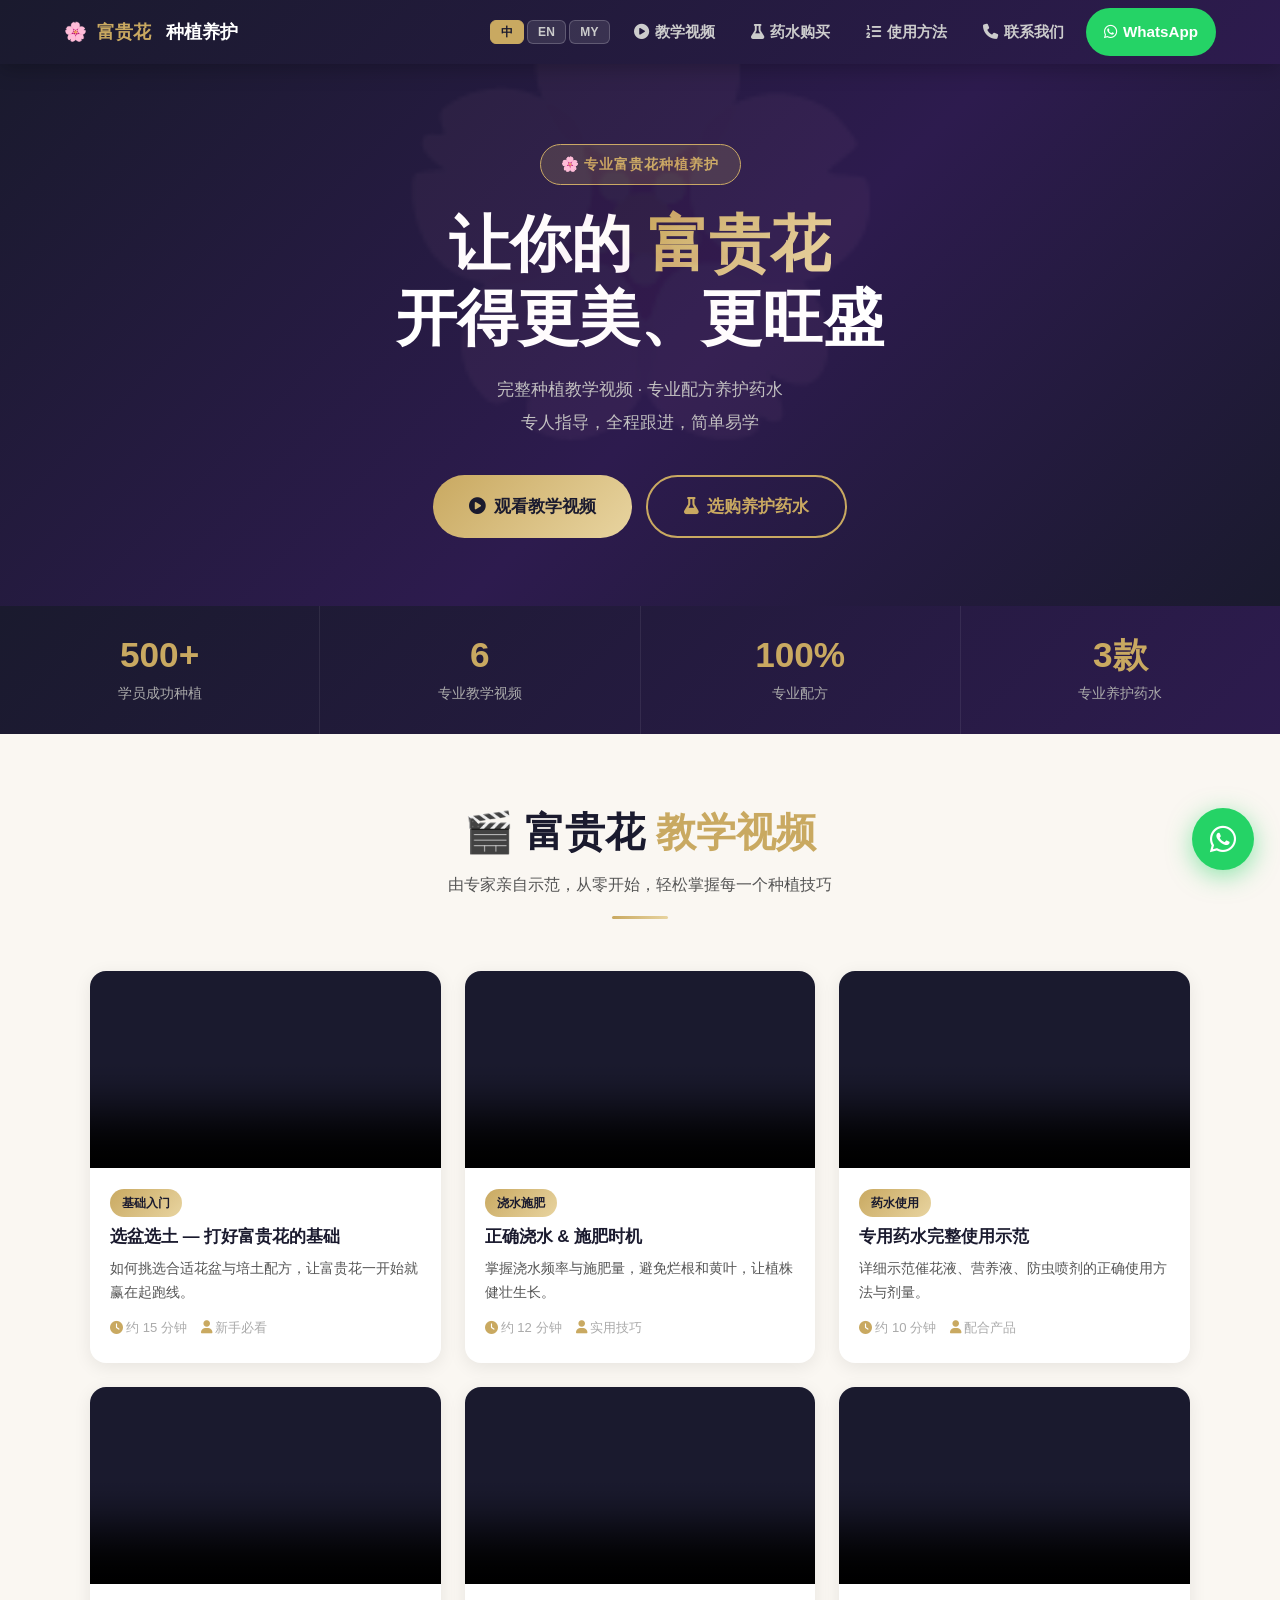
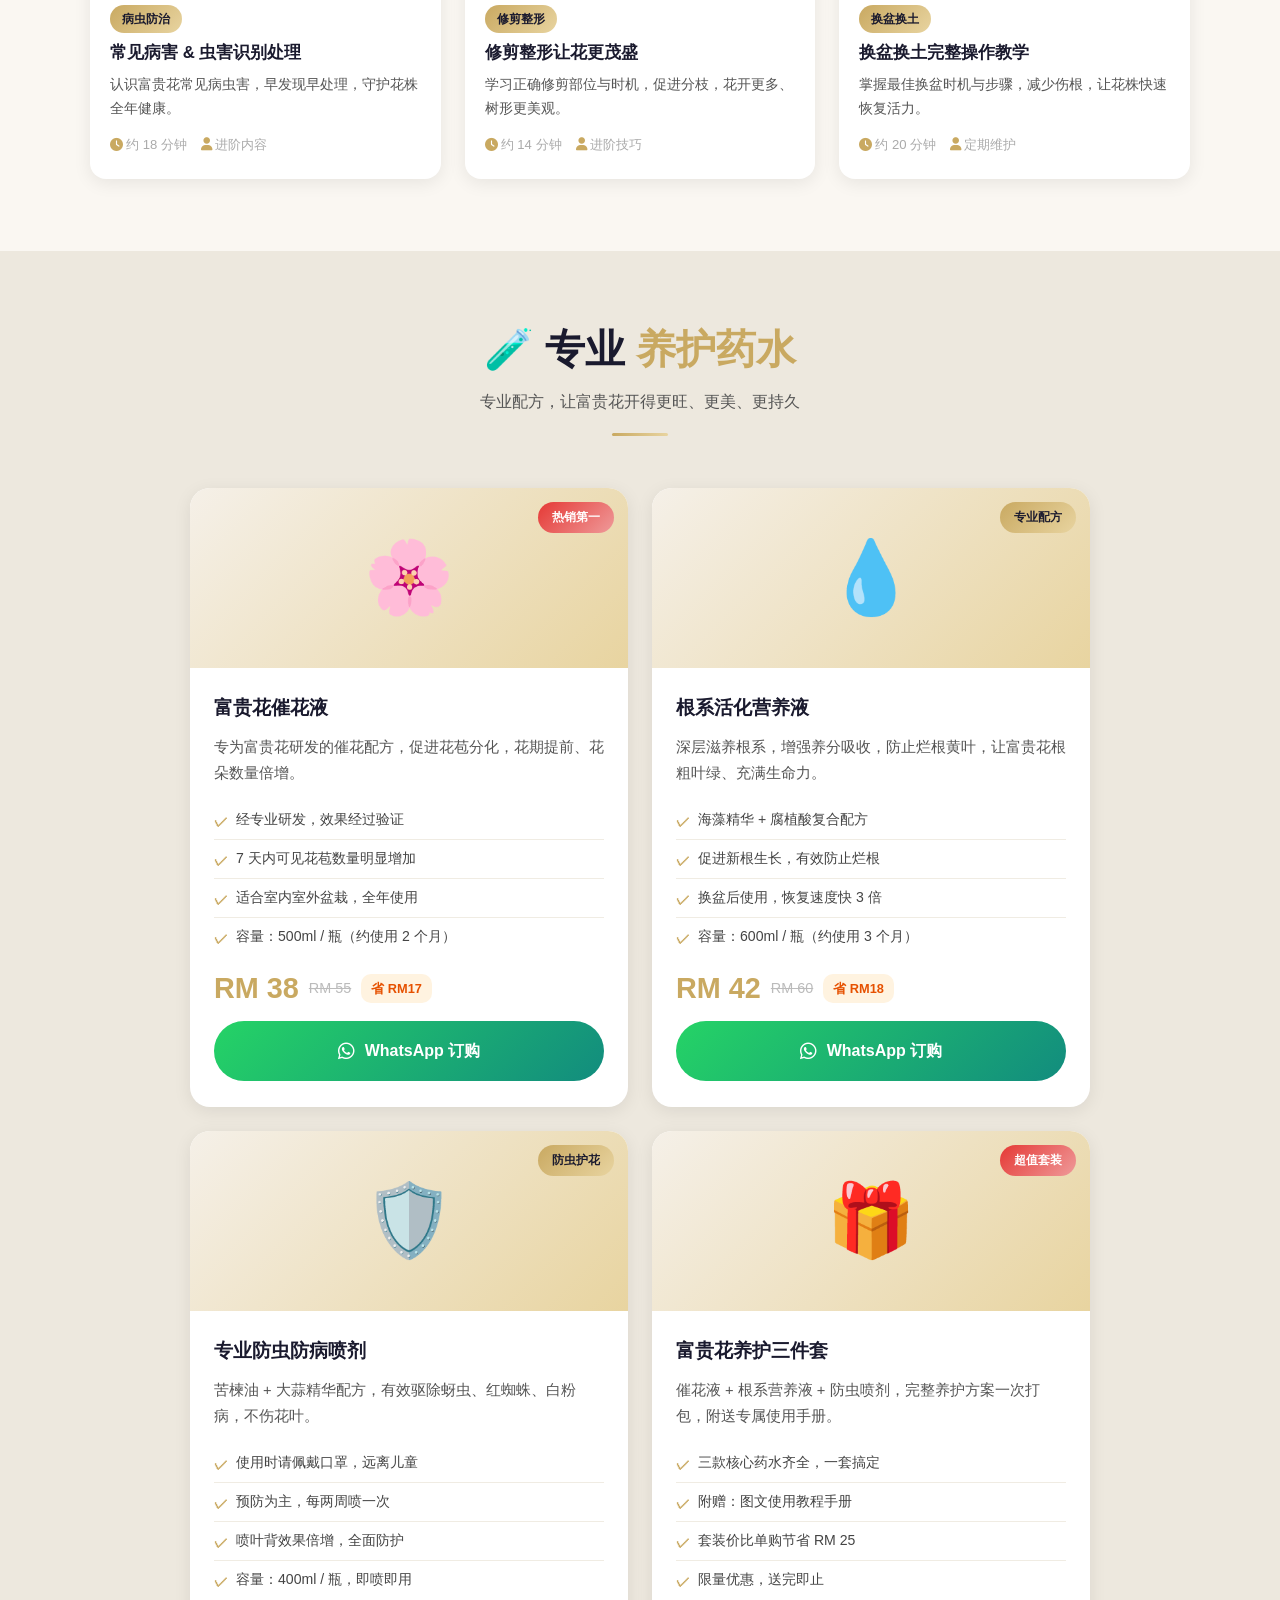
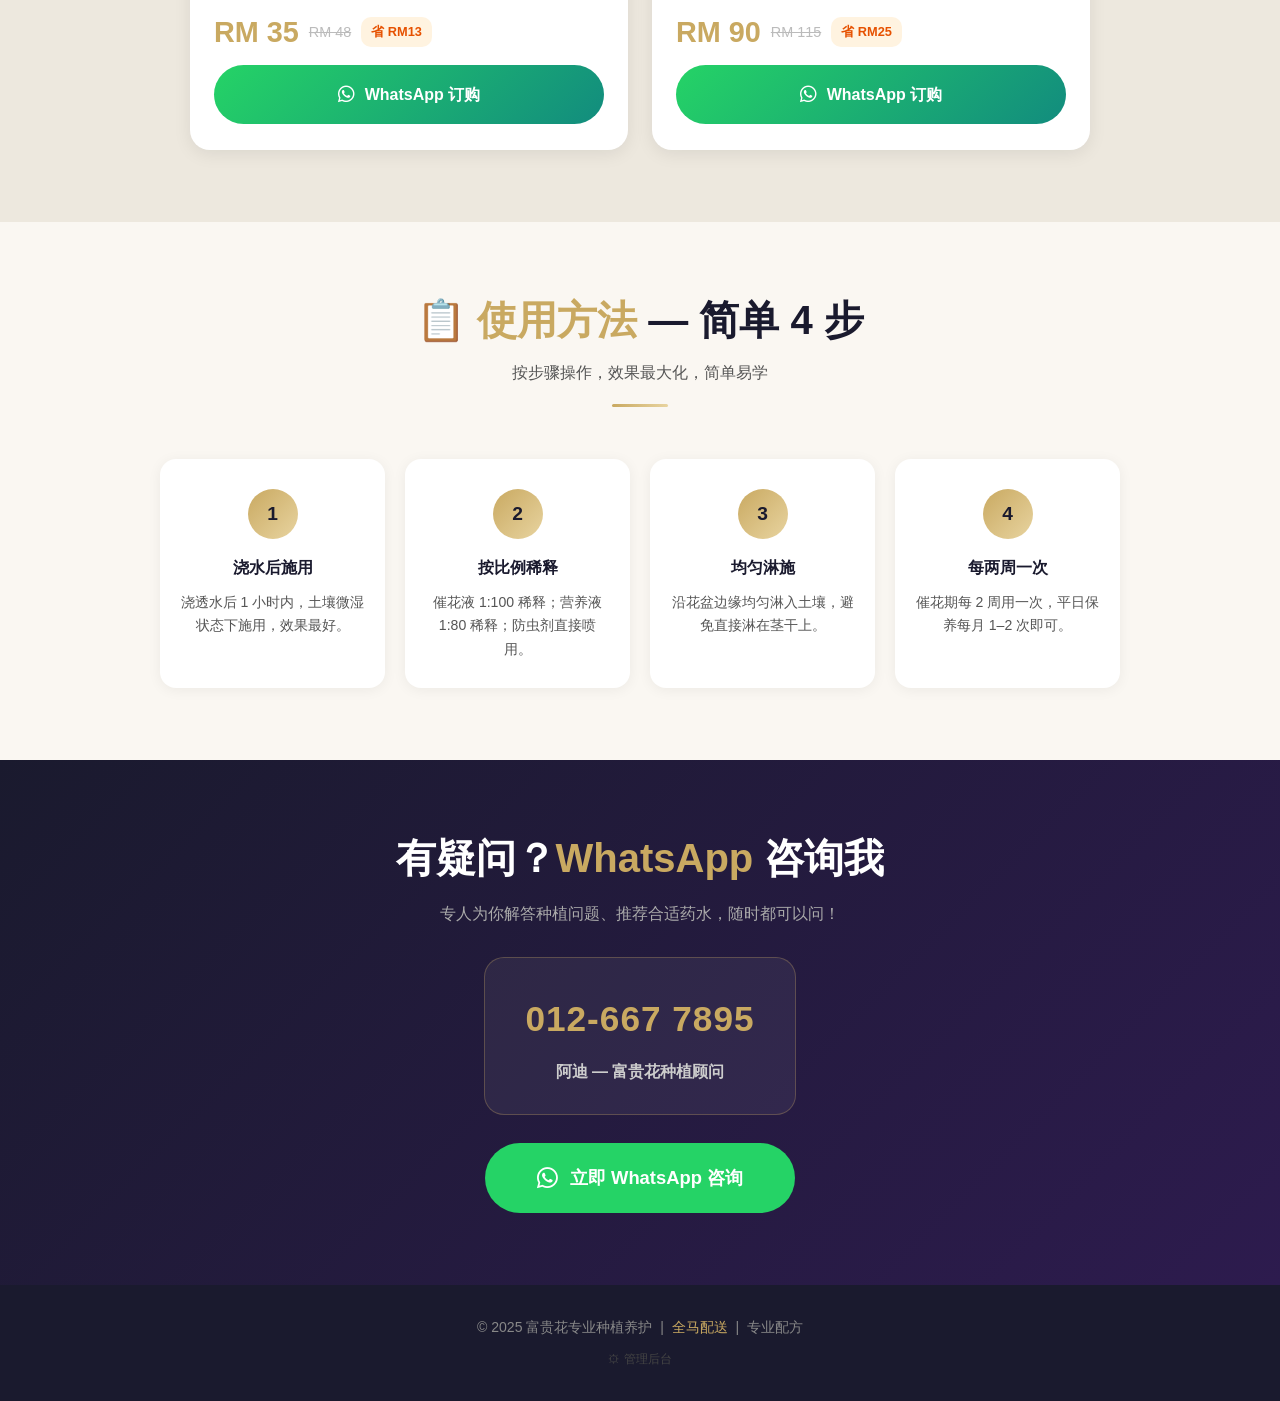
<file: index.html>
<!DOCTYPE html>
<html lang="zh-CN">
<head>
<meta charset="UTF-8">
<meta name="viewport" content="width=device-width, initial-scale=1.0">
<title>富贵花 — 种植教学 &amp; 专业养护药水</title>
<link rel="stylesheet" href="https://cdnjs.cloudflare.com/ajax/libs/font-awesome/6.4.0/css/all.min.css">
<link rel="stylesheet" href="css/main.css">
</head>
<body>

<!-- ══ 导航 ══════════════════════════════════ -->
<nav>
  <div class="nav-inner">
    <a class="nav-brand" href="#">🌸 <em>富贵花</em>&nbsp;种植养护</a>
    <!-- 语言切换（始终可见，不随汉堡菜单隐藏） -->
    <div class="lang-sw">
      <button id="lang-zh" class="lang-btn" onclick="switchLang('zh')">中</button>
      <button id="lang-en" class="lang-btn" onclick="switchLang('en')">EN</button>
      <button id="lang-my" class="lang-btn" onclick="switchLang('my')">MY</button>
    </div>
    <button class="nav-toggle" id="navToggle" aria-label="打开菜单">
      <i class="fas fa-bars" id="navIcon"></i>
    </button>
    <div class="nav-menu" id="navMenu">
      <a href="#videos"><i class="fas fa-play-circle"></i> <span data-i18n="nav_videos">教学视频</span></a>
      <a href="#products"><i class="fas fa-flask"></i> <span data-i18n="nav_products">药水购买</span></a>
      <a href="#howto"><i class="fas fa-list-ol"></i> <span data-i18n="nav_howto">使用方法</span></a>
      <a href="#contact"><i class="fas fa-phone"></i> <span data-i18n="nav_contact">联系我们</span></a>
      <a class="nav-wa-btn wa-link" href="#" target="_blank" rel="noopener">
        <i class="fa-brands fa-whatsapp"></i> WhatsApp
      </a>
    </div>
  </div>
</nav>

<!-- ══ Hero ══════════════════════════════════ -->
<section class="hero">
  <div class="hero-tag"><span id="hero-tag-txt">🌸 专业富贵花种植养护</span></div>
  <h1>
    <span id="hero-pre">让你的 </span><em id="hero-em">富贵花</em><br>
    <span id="hero-post">开得更美、更旺盛</span>
  </h1>
  <p id="hero-sub">完整种植教学视频 · 专业配方养护药水<br>专人指导，全程跟进，简单易学</p>
  <div class="hero-btns">
    <a href="#videos"   class="btn-primary"><i class="fas fa-play-circle"></i> <span data-i18n="btn_watch">观看教学视频</span></a>
    <a href="#products" class="btn-ghost">  <i class="fas fa-flask"></i> <span data-i18n="btn_buy">选购养护药水</span></a>
  </div>
</section>

<!-- ══ 数据栏 ══════════════════════════════════ -->
<div class="stats">
  <div class="stat"><span class="stat-num" id="stat-num-0">500+</span><span class="stat-lbl" id="stat-lbl-0">学员成功种植</span></div>
  <div class="stat"><span class="stat-num" id="stat-num-1">6</span>   <span class="stat-lbl" id="stat-lbl-1">专业教学视频</span></div>
  <div class="stat"><span class="stat-num" id="stat-num-2">100%</span><span class="stat-lbl" id="stat-lbl-2">专业配方</span></div>
  <div class="stat"><span class="stat-num" id="stat-num-3">3款</span> <span class="stat-lbl" id="stat-lbl-3">专业养护药水</span></div>
</div>

<!-- ══ 教学视频 ════════════════════════════════ -->
<section class="sec" id="videos">
  <div class="sec-head">
    <h2 data-i18n-html="sec_videos_h">🎬 富贵花 <span>教学视频</span></h2>
    <p data-i18n="sec_videos_p">由专家亲自示范，从零开始，轻松掌握每一个种植技巧</p>
    <div class="divider"></div>
  </div>
  <div class="video-grid" id="video-grid">
    <!-- 由 site.js 动态渲染 -->
  </div>
</section>

<!-- ══ 药水产品 ════════════════════════════════ -->
<section class="sec alt" id="products">
  <div class="sec-head">
    <h2 data-i18n-html="sec_prods_h">🧪 专业 <span>养护药水</span></h2>
    <p data-i18n="sec_prods_p">专业配方，让富贵花开得更旺、更美、更持久</p>
    <div class="divider"></div>
  </div>
  <div class="prod-grid" id="prod-grid">
    <!-- 由 site.js 动态渲染 -->
  </div>
</section>

<!-- ══ 使用步骤 ════════════════════════════════ -->
<section class="sec" id="howto">
  <div class="sec-head">
    <h2 data-i18n-html="sec_steps_h">📋 <span>使用方法</span> — 简单 4 步</h2>
    <p data-i18n="sec_steps_p">按步骤操作，效果最大化，简单易学</p>
    <div class="divider"></div>
  </div>
  <div class="steps" id="steps-grid">
    <!-- 由 site.js 动态渲染 -->
  </div>
</section>

<!-- ══ 联系 ══════════════════════════════════ -->
<section class="contact-sec" id="contact">
  <h2 data-i18n-html="contact_h">有疑问？<span>WhatsApp</span> 咨询我</h2>
  <p data-i18n="contact_p">专人为你解答种植问题、推荐合适药水，随时都可以问！</p>
  <div class="contact-box">
    <div class="contact-phone" id="contact-phone">012-667 7895</div>
    <div class="contact-name"  id="contact-name">阿迪 — 富贵花种植顾问</div>
  </div>
  <br>
  <a class="wa-big wa-link" href="#" target="_blank" rel="noopener">
    <i class="fa-brands fa-whatsapp"></i> <span data-i18n="contact_wa">立即 WhatsApp 咨询</span>
  </a>
</section>

<!-- Footer -->
<footer>
  <p data-i18n-html="footer_p">© 2025 富贵花专业种植养护 &nbsp;|&nbsp; <span>全马配送</span> &nbsp;|&nbsp; 专业配方</p>
  <a href="admin.html" class="admin-link">⚙ 管理后台</a>
</footer>

<!-- 桌面浮球 WA -->
<a class="float-wa wa-link" href="#" target="_blank" rel="noopener">
  <i class="fa-brands fa-whatsapp"></i>
</a>

<!-- 手机底部 WA 栏 -->
<a class="bottom-wa-bar wa-link" href="#" target="_blank" rel="noopener">
  <i class="fa-brands fa-whatsapp"></i>
  <span><span data-i18n="bottom_wa">WhatsApp 咨询 </span><span id="bottom-wa-name">阿迪</span></span>
</a>

<!-- 先加载共享数据，再加载页面逻辑 -->
<script src="js/data.js"></script>
<script src="js/site.js"></script>
</body>
</html>
</file>
<file: css/main.css>
/* ═══════════════════════════════════════════
   main.css — 主网站样式（index.html）
═══════════════════════════════════════════ */
* { margin: 0; padding: 0; box-sizing: border-box; }

:root {
  --gold:       #c9a961;
  --gold-light: #e8d4a0;
  --dark:       #1a1a2e;
  --purple:     #2d1b4e;
  --cream:      #faf7f2;
  --text:       #222;
  --gray:       #555;
  --green:      #25D366;
  --green-dark: #128C7E;
  --radius:     16px;
}

html { scroll-behavior: smooth; }

body {
  font-family: 'Microsoft YaHei', 'PingFang SC', 'Helvetica Neue', sans-serif;
  background: var(--cream);
  color: var(--text);
  font-size: 17px;
  line-height: 1.85;
}
img { max-width: 100%; display: block; }
a   { text-decoration: none; }

/* ── 导航 ────────────────────────────────── */
nav {
  background: linear-gradient(135deg, var(--dark), var(--purple));
  padding: 0 5%;
  position: sticky; top: 0; z-index: 1000;
  box-shadow: 0 4px 20px rgba(0,0,0,.25);
}
.nav-inner {
  display: flex;
  align-items: center;
  height: 64px;
}
.nav-brand {
  display: flex; align-items: center; gap: 10px;
  color: #fff; font-size: 1.15rem; font-weight: 800;
  flex-shrink: 0;
}
.nav-brand em { color: var(--gold); font-style: normal; }

/* ── 语言切换器 ───────────────────────────── */
.lang-sw {
  display: flex; gap: 3px; align-items: center;
  margin-left: auto; flex-shrink: 0;
}
.lang-btn {
  background: rgba(255,255,255,.1); border: 1px solid rgba(255,255,255,.2);
  color: #ccc; font-size: .75rem; font-weight: 700;
  padding: 5px 10px; border-radius: 6px; cursor: pointer; line-height: 1;
  transition: background .2s, color .2s; font-family: inherit; letter-spacing: .3px;
}
.lang-btn:hover  { background: rgba(255,255,255,.22); color: #fff; }
.lang-btn.active { background: var(--gold); border-color: var(--gold); color: var(--dark); }

.nav-toggle {
  display: none;
  background: none; border: none; cursor: pointer;
  color: #fff; font-size: 1.6rem;
  padding: 8px; min-width: 44px; min-height: 44px;
  align-items: center; justify-content: center;
}
.nav-menu { display: flex; align-items: center; gap: 8px; margin-left: 10px; }
.nav-menu a {
  color: #ccc; font-size: .95rem; font-weight: 600;
  padding: 8px 14px; border-radius: 8px;
  transition: color .2s, background .2s;
  display: flex; align-items: center; gap: 6px; white-space: nowrap;
}
.nav-menu a:hover { color: #fff; background: rgba(255,255,255,.08); }
.nav-wa-btn {
  background: var(--green) !important; color: #fff !important;
  padding: 10px 18px !important; border-radius: 24px !important; font-weight: 700 !important;
}
.nav-wa-btn:hover { opacity: .9 !important; }

@media (max-width: 768px) {
  .nav-toggle { display: flex; }
  .nav-menu {
    display: none; flex-direction: column; align-items: stretch; gap: 0;
    position: absolute; top: 64px; left: 0; right: 0;
    background: linear-gradient(135deg, var(--dark), var(--purple));
    padding: 12px 5% 20px;
    box-shadow: 0 8px 24px rgba(0,0,0,.3);
  }
  .nav-menu.open { display: flex; }
  .nav-menu a {
    padding: 14px 16px; font-size: 1.05rem; border-radius: 10px;
    border-bottom: 1px solid rgba(255,255,255,.06);
  }
  .nav-menu a:last-child { border-bottom: none; margin-top: 6px; }
  .nav-wa-btn { margin-top: 4px; text-align: center; justify-content: center; padding: 14px !important; }
}

/* ── Hero ─────────────────────────────────── */
.hero {
  background: linear-gradient(135deg, var(--dark) 0%, var(--purple) 55%, #1a1a2e 100%);
  padding: 80px 5% 68px; text-align: center; color: #fff;
  position: relative; overflow: hidden;
}
.hero::before {
  content: '🌸'; position: absolute; font-size: 26rem; opacity: .04;
  top: -60px; left: 50%; transform: translateX(-50%);
  pointer-events: none; line-height: 1;
}
.hero-tag {
  display: inline-block;
  background: rgba(201,169,97,.18); border: 1px solid var(--gold); color: var(--gold);
  padding: 6px 20px; border-radius: 24px;
  font-size: .9rem; font-weight: 600; margin-bottom: 22px; letter-spacing: 1px;
}
.hero h1 {
  font-size: clamp(2rem, 5.5vw, 3.8rem);
  font-weight: 900; line-height: 1.22; margin-bottom: 18px;
}
.hero h1 em {
  font-style: normal;
  background: linear-gradient(135deg, var(--gold), var(--gold-light));
  -webkit-background-clip: text; -webkit-text-fill-color: transparent; background-clip: text;
}
.hero p { color: #c0c0c0; font-size: 1.08rem; max-width: 560px; margin: 0 auto 36px; line-height: 1.9; }
.hero-btns { display: flex; gap: 14px; justify-content: center; flex-wrap: wrap; }

.btn-primary {
  background: linear-gradient(135deg, var(--gold), var(--gold-light)); color: var(--dark);
  padding: 16px 36px; border-radius: 32px; font-weight: 800; font-size: 1.05rem;
  transition: transform .2s, box-shadow .2s;
  display: inline-flex; align-items: center; gap: 8px; min-height: 52px;
}
.btn-primary:hover { transform: translateY(-2px); box-shadow: 0 10px 28px rgba(201,169,97,.5); }
.btn-ghost {
  border: 2px solid var(--gold); color: var(--gold);
  padding: 14px 36px; border-radius: 32px; font-weight: 700; font-size: 1.05rem;
  transition: background .2s, color .2s;
  display: inline-flex; align-items: center; gap: 8px; min-height: 52px;
}
.btn-ghost:hover { background: var(--gold); color: var(--dark); }

/* ── 数据栏 ───────────────────────────────── */
.stats {
  display: flex; flex-wrap: wrap; justify-content: center; gap: 0;
  background: linear-gradient(135deg, var(--dark), var(--purple));
}
.stat {
  text-align: center; color: #fff;
  padding: 28px 32px; flex: 1; min-width: 130px;
  border-right: 1px solid rgba(255,255,255,.08);
}
.stat:last-child { border-right: none; }
.stat-num { font-size: 2.2rem; font-weight: 900; color: var(--gold); display: block; line-height: 1.2; }
.stat-lbl { font-size: .88rem; color: #aaa; margin-top: 4px; display: block; }

/* ── Section 通用 ─────────────────────────── */
.sec { padding: 72px 5%; }
.sec.alt { background: #ede8de; }
.sec-head { text-align: center; margin-bottom: 52px; }
.sec-head h2 {
  font-size: clamp(1.75rem, 3.2vw, 2.5rem); font-weight: 900;
  color: var(--dark); margin-bottom: 12px; line-height: 1.3;
}
.sec-head h2 span { color: var(--gold); }
.sec-head p { color: var(--gray); font-size: 1rem; max-width: 540px; margin: 0 auto; }
.divider {
  width: 56px; height: 3px;
  background: linear-gradient(90deg, var(--gold), var(--gold-light));
  border-radius: 2px; margin: 16px auto 0;
}

/* ── 视频卡 ───────────────────────────────── */
.video-grid {
  display: grid; grid-template-columns: repeat(3, 1fr);
  gap: 24px; max-width: 1100px; margin: 0 auto;
}
.vcard {
  background: #fff; border-radius: var(--radius);
  overflow: hidden; box-shadow: 0 4px 18px rgba(0,0,0,.08);
  transition: transform .2s, box-shadow .2s;
}
.vcard:hover { transform: translateY(-4px); box-shadow: 0 14px 36px rgba(0,0,0,.13); }
.vthumb { position: relative; padding-top: 56.25%; overflow: hidden; background: var(--dark); }
.vthumb iframe,
.vthumb video { position: absolute; inset: 0; width: 100%; height: 100%; border: none; object-fit: cover; }
.vplaceholder {
  position: absolute; inset: 0;
  display: flex; flex-direction: column; align-items: center; justify-content: center; gap: 10px;
  background: linear-gradient(135deg, var(--purple), var(--dark)); color: var(--gold);
}
.vplaceholder i { font-size: 56px; }
.vplaceholder small { font-size: .88rem; color: #aaa; }
.vtag {
  display: inline-block;
  background: linear-gradient(135deg, var(--gold), var(--gold-light)); color: var(--dark);
  font-size: .75rem; font-weight: 700; padding: 3px 12px; border-radius: 20px; margin-bottom: 8px;
}
.vinfo { padding: 18px 20px 22px; }
.vinfo h3 { font-size: 1.05rem; font-weight: 800; color: var(--dark); margin-bottom: 7px; line-height: 1.4; }
.vinfo p  { font-size: .9rem; color: var(--gray); line-height: 1.7; }
.vmeta   { display: flex; flex-wrap: wrap; gap: 14px; margin-top: 12px; color: #aaa; font-size: .82rem; }
.vmeta i { color: var(--gold); margin-right: 3px; }

@media (max-width: 900px) { .video-grid { grid-template-columns: repeat(2, 1fr); } }
@media (max-width: 560px) { .video-grid { grid-template-columns: 1fr; } }

/* ── 产品卡 ───────────────────────────────── */
.prod-grid {
  display: grid; grid-template-columns: repeat(2, 1fr);
  gap: 24px; max-width: 900px; margin: 0 auto;
}
.pcard {
  background: #fff; border-radius: 20px; overflow: hidden;
  box-shadow: 0 4px 18px rgba(0,0,0,.08);
  transition: transform .2s, box-shadow .2s;
  display: flex; flex-direction: column;
}
.pcard:hover { transform: translateY(-4px); box-shadow: 0 14px 36px rgba(0,0,0,.12); }
.pcard-img {
  height: 180px; display: flex; align-items: center; justify-content: center;
  font-size: 72px; position: relative;
  background: linear-gradient(135deg, #f5f0e8, #e8d4a0); overflow: hidden;
}
.pcard-img img { max-height: 150px; max-width: 85%; object-fit: contain; }
.pbadge {
  position: absolute; top: 14px; right: 14px;
  background: linear-gradient(135deg, var(--gold), var(--gold-light)); color: var(--dark);
  font-size: .72rem; font-weight: 800; padding: 5px 14px; border-radius: 20px;
}
.pbadge.red { background: linear-gradient(135deg, #e53935, #ef9a9a); color: #fff; }
.pcard-body { padding: 22px 24px 26px; flex: 1; display: flex; flex-direction: column; }
.pcard-body h3 { font-size: 1.2rem; font-weight: 900; color: var(--dark); margin-bottom: 10px; }
.pcard-body > p { font-size: .92rem; color: var(--gray); line-height: 1.75; flex: 1; margin-bottom: 14px; }
.features { list-style: none; padding: 0; margin-bottom: 18px; }
.features li {
  font-size: .88rem; color: #444; padding: 5px 0;
  display: flex; align-items: flex-start; gap: 8px;
  border-bottom: 1px solid #f0ece3;
}
.features li:last-child { border-bottom: none; }
.features li::before { content: '✓'; color: var(--gold); font-weight: 800; flex-shrink: 0; margin-top: 2px; }
.price-row { display: flex; align-items: center; gap: 10px; margin-bottom: 18px; flex-wrap: wrap; }
.price     { font-size: 1.8rem; font-weight: 900; color: var(--gold); line-height: 1; }
.price-ori { font-size: .9rem; color: #bbb; text-decoration: line-through; }
.price-save{ font-size: .8rem; background: #fff3e0; color: #e65100; padding: 3px 10px; border-radius: 10px; font-weight: 700; }
.btn-order {
  display: flex; align-items: center; justify-content: center; gap: 10px;
  background: linear-gradient(135deg, var(--green), var(--green-dark)); color: #fff;
  padding: 15px 20px; border-radius: 32px; font-weight: 700; font-size: 1rem;
  transition: opacity .2s, transform .2s; margin-top: auto; min-height: 52px;
}
.btn-order:hover { opacity: .9; transform: translateY(-1px); }
.btn-order i { font-size: 1.2rem; }

@media (max-width: 640px) { .prod-grid { grid-template-columns: 1fr; } }

/* ── 使用步骤 ─────────────────────────────── */
.steps {
  display: grid; grid-template-columns: repeat(4, 1fr);
  gap: 20px; max-width: 960px; margin: 0 auto;
}
.step { background: #fff; border-radius: var(--radius); padding: 30px 20px 26px; text-align: center; box-shadow: 0 2px 14px rgba(0,0,0,.06); }
.step-num {
  width: 50px; height: 50px; border-radius: 50%;
  background: linear-gradient(135deg, var(--gold), var(--gold-light)); color: var(--dark);
  font-weight: 900; font-size: 1.2rem;
  display: flex; align-items: center; justify-content: center; margin: 0 auto 14px;
}
.step h4 { font-size: 1rem; font-weight: 800; color: var(--dark); margin-bottom: 8px; }
.step p  { font-size: .88rem; color: var(--gray); line-height: 1.7; }

@media (max-width: 768px) { .steps { grid-template-columns: repeat(2, 1fr); } }
@media (max-width: 420px) { .steps { grid-template-columns: 1fr; } }

/* ── 联系区 ───────────────────────────────── */
.contact-sec {
  background: linear-gradient(135deg, var(--dark), var(--purple));
  color: #fff; text-align: center; padding: 72px 5%;
}
.contact-sec h2 { font-size: clamp(1.6rem, 3.5vw, 2.5rem); font-weight: 900; margin-bottom: 14px; line-height: 1.3; }
.contact-sec h2 span { color: var(--gold); }
.contact-sec > p { color: #aaa; margin-bottom: 28px; font-size: 1.02rem; max-width: 480px; margin-left: auto; margin-right: auto; }
.contact-box {
  display: inline-block;
  background: rgba(255,255,255,.06); border: 1px solid rgba(201,169,97,.3);
  border-radius: 20px; padding: 28px 40px; margin-bottom: 28px;
}
.contact-phone { font-size: 2.2rem; font-weight: 900; color: var(--gold); letter-spacing: 1px; margin-bottom: 6px; }
.contact-name  { color: #ccc; font-size: 1rem; font-weight: 600; }
.wa-big {
  display: inline-flex; align-items: center; justify-content: center; gap: 12px;
  background: var(--green); color: #fff;
  padding: 18px 52px; border-radius: 40px;
  font-weight: 800; font-size: 1.15rem;
  transition: transform .2s, box-shadow .2s; min-height: 58px;
}
.wa-big:hover { transform: translateY(-2px); box-shadow: 0 12px 32px rgba(37,211,102,.45); }
.wa-big i { font-size: 1.5rem; }

/* ── Footer ───────────────────────────────── */
footer { background: var(--dark); color: #888; text-align: center; padding: 28px 5%; font-size: .88rem; line-height: 2; }
footer span { color: var(--gold); }
.admin-link { color: #444; font-size: .75rem; margin-top: 6px; display: inline-block; transition: color .2s; }
.admin-link:hover { color: var(--gold); }

/* ── 悬浮 WhatsApp ────────────────────────── */
.float-wa {
  position: fixed; bottom: 30px; right: 26px;
  background: var(--green); color: #fff;
  width: 62px; height: 62px; border-radius: 50%;
  display: flex; align-items: center; justify-content: center;
  font-size: 30px; box-shadow: 0 6px 24px rgba(37,211,102,.5);
  z-index: 998; transition: transform .2s;
}
.float-wa:hover { transform: scale(1.12); }

/* ── 手机底部 WA 栏 ───────────────────────── */
.bottom-wa-bar { display: none; }

@media (max-width: 768px) {
  .float-wa { display: none; }
  .bottom-wa-bar {
    display: flex; position: fixed; bottom: 0; left: 0; right: 0;
    background: var(--green); color: #fff;
    padding: 14px 20px; z-index: 998;
    align-items: center; justify-content: center; gap: 12px;
    font-weight: 800; font-size: 1.1rem;
    box-shadow: 0 -4px 20px rgba(0,0,0,.2); min-height: 58px;
  }
  .bottom-wa-bar i { font-size: 1.5rem; }
  body { padding-bottom: 58px; }
}

@media (max-width: 640px) {
  .sec { padding: 52px 4%; }
  .hero { padding: 64px 4% 52px; }
  .hero p { font-size: 1rem; }
  .stat { padding: 20px 16px; min-width: 100px; }
  .stat-num { font-size: 1.8rem; }
  .contact-box { padding: 22px 24px; }
  .contact-phone { font-size: 1.8rem; }
  .wa-big { padding: 16px 36px; font-size: 1rem; }
}
</file>
